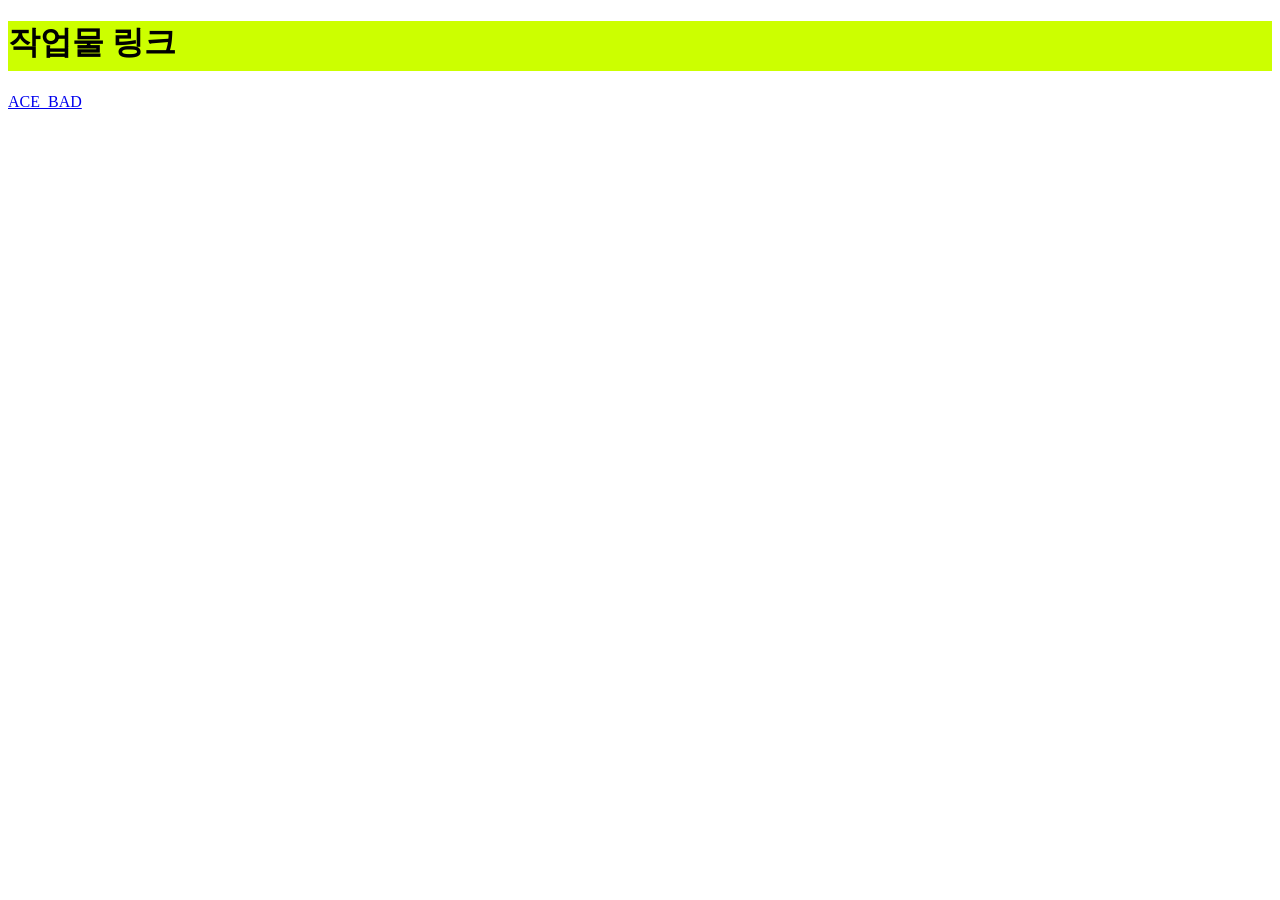
<file: portfolio/index.html>
<!doctype html>
<html lang="ko-KR">
<head>
<meta charset="utf-8"/>
<meta http-equiv="X-UA-Compatible" content="IE=edge"/>
<title>Document</title>
<style>
	
h1{width:auto; height:50px; background-color: #cf0;}



</style>

</head>

<body>
  <h1>작업물 링크</h1>
 
  <a href="./html/ace_bad.html">ACE_BAD</a>

</body>

</html>
</file>
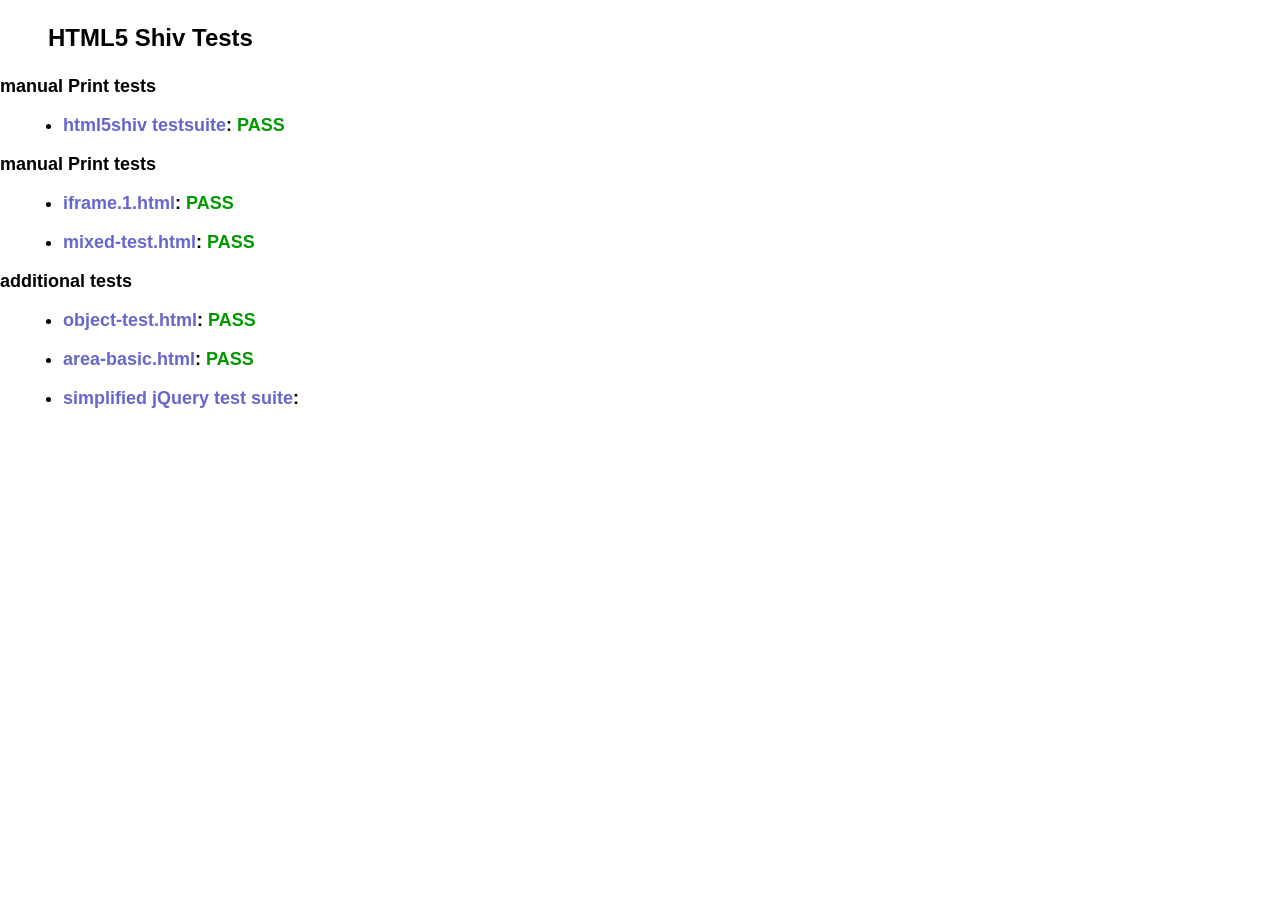
<file: portfolio/ie/html5shiv/test/index.html>
<!doctype html>
<html>
	<head>
		<meta charset="utf-8">
		<title>IE&lt;9 HTML5 Shiv Tests</title>
		<link rel="stylesheet" href="style.css">
		<script src="../src/html5shiv-printshiv.js"></script>
	</head>
	<body>
		<h1>
			HTML5 Shiv Tests
		</h1>
		<h2>manual Print tests</h2>
		<ul>
			<li>
				<a href="html5shiv.html">html5shiv testsuite</a>: <span class="pass">PASS</span>
			</li>
			
		</ul>
		<h2>manual Print tests</h2>
		<ul>
			<li>
				<a href="iframe.1.html">iframe.1.html</a>: <span class="pass">PASS</span>
			</li>
			<li>
				<a href="mixed-test.html">mixed-test.html</a>: <span class="pass">PASS</span>
			</li>
			
		</ul>
		<h2>additional tests</h2>
		<ul>
			
			<li>
				<a href="object-test.html">object-test.html</a>: <span class="pass">PASS</span>
			</li>
			
			<li>
				<a href="highcharts/area-basic.html">area-basic.html</a>: <span class="pass">PASS</span>
			</li>
			<li>
				<a href="jquery-1.7.1/index.html">simplified jQuery test suite</a>:
			</li>
		</ul>
	<body>
</html>
</file>
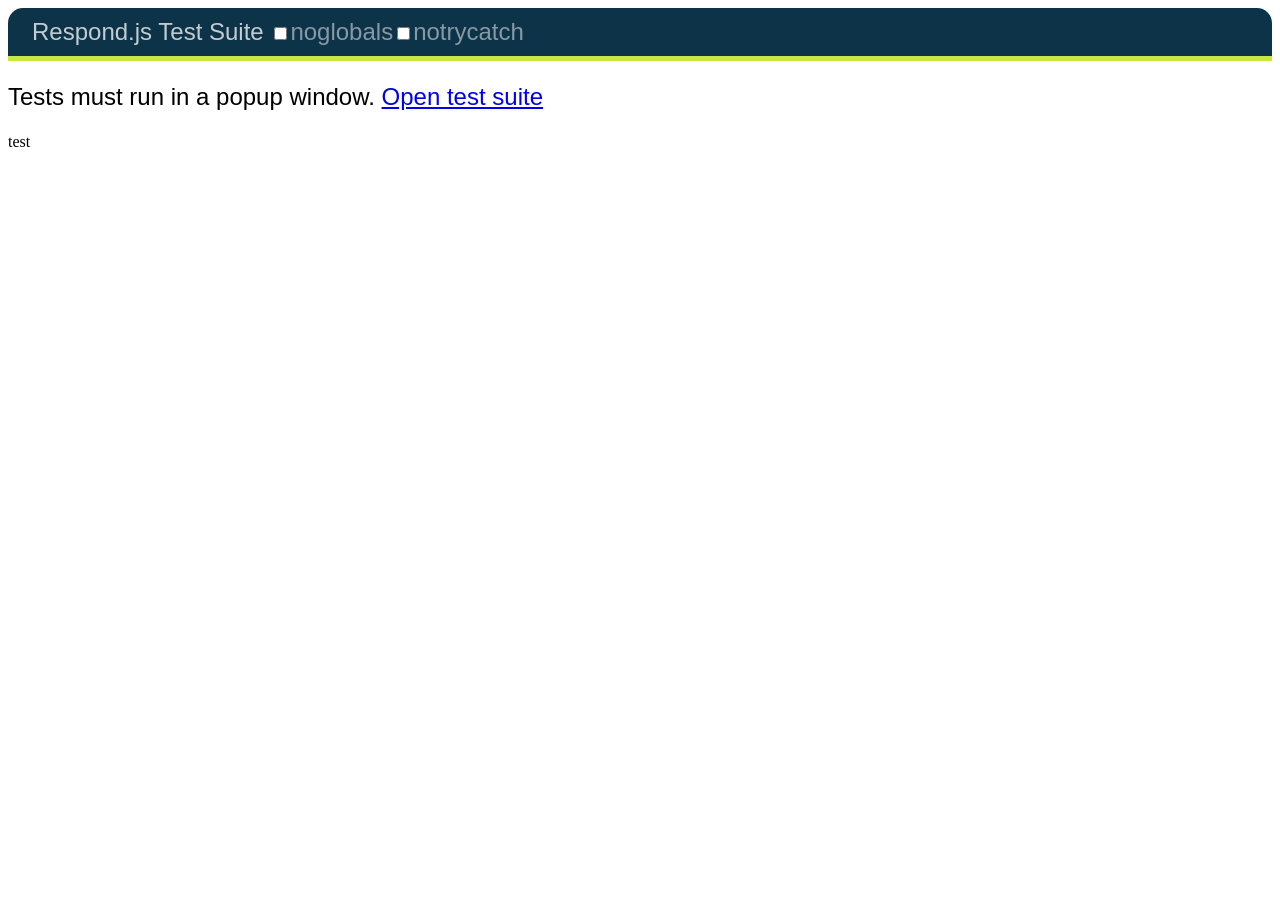
<file: portfolio/ie/respond/test/unit/index.html>
<!DOCTYPE html>
<html>
<head>
	<meta charset="utf-8" />
	<title>Respond.js Test Suite</title>
	<link rel="stylesheet" href="qunit/qunit.css" media="screen">
	<script src="qunit/qunit.js"></script>
	<link href="test.css" rel="stylesheet" />
	<link href="test2.css" media="screen and (min-width: 950px)" rel="stylesheet" />
	<link href="test3.css" media="screen and (min-width: 68.75em)" rel="stylesheet" />
	<script src="../../dest/respond.src.js"></script>
	<script src="tests.js"></script>

</head>
<body>
	<h1 id="qunit-header">Respond.js Test Suite</h1>
	<h2 id="qunit-banner"></h2>
	<div id="qunit-testrunner-toolbar"></div>
	<h2 id="qunit-userAgent"></h2>
	<ol id="qunit-tests"></ol>
	
	<!-- tests must run in new window -->
	<div id="launcher"></div>
	
	<!-- elem for applying css via queries -->
	<div id="testelem" class="foo">test</div>
	
</body>
</html>
</file>
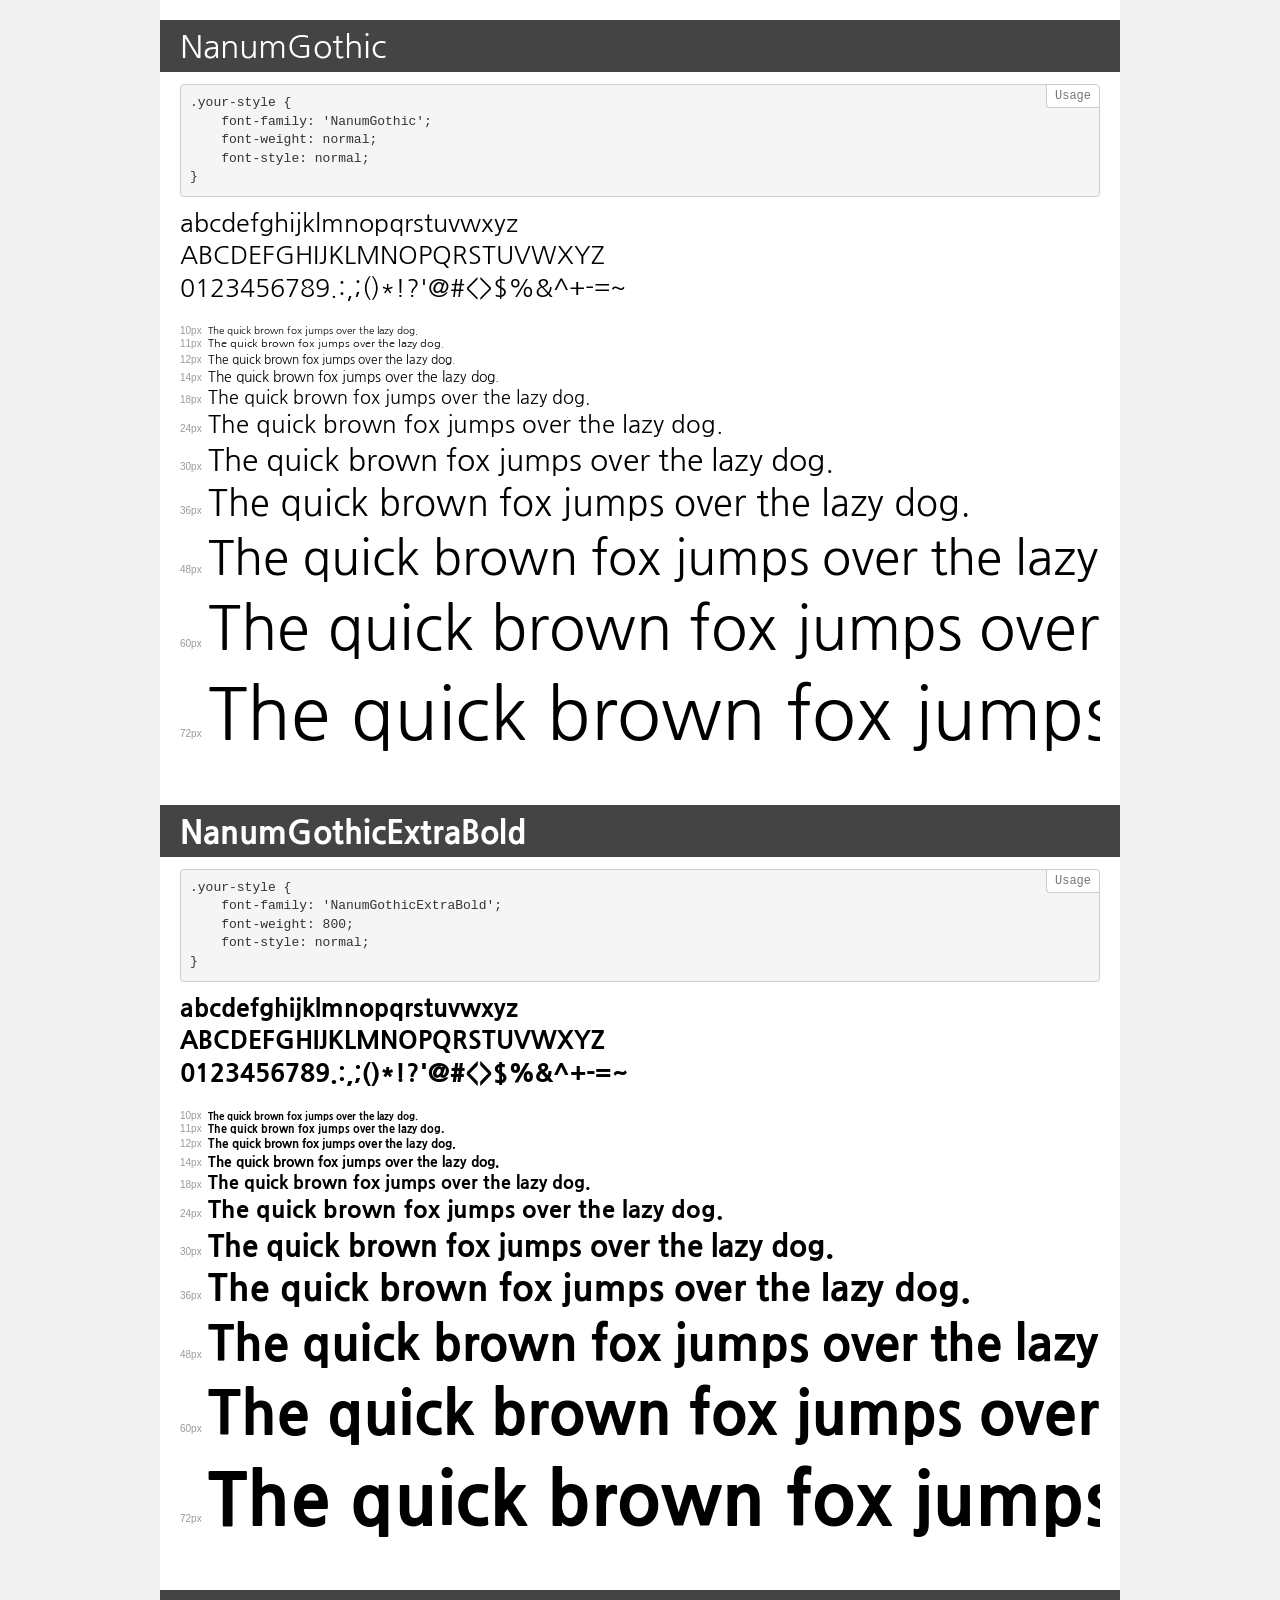
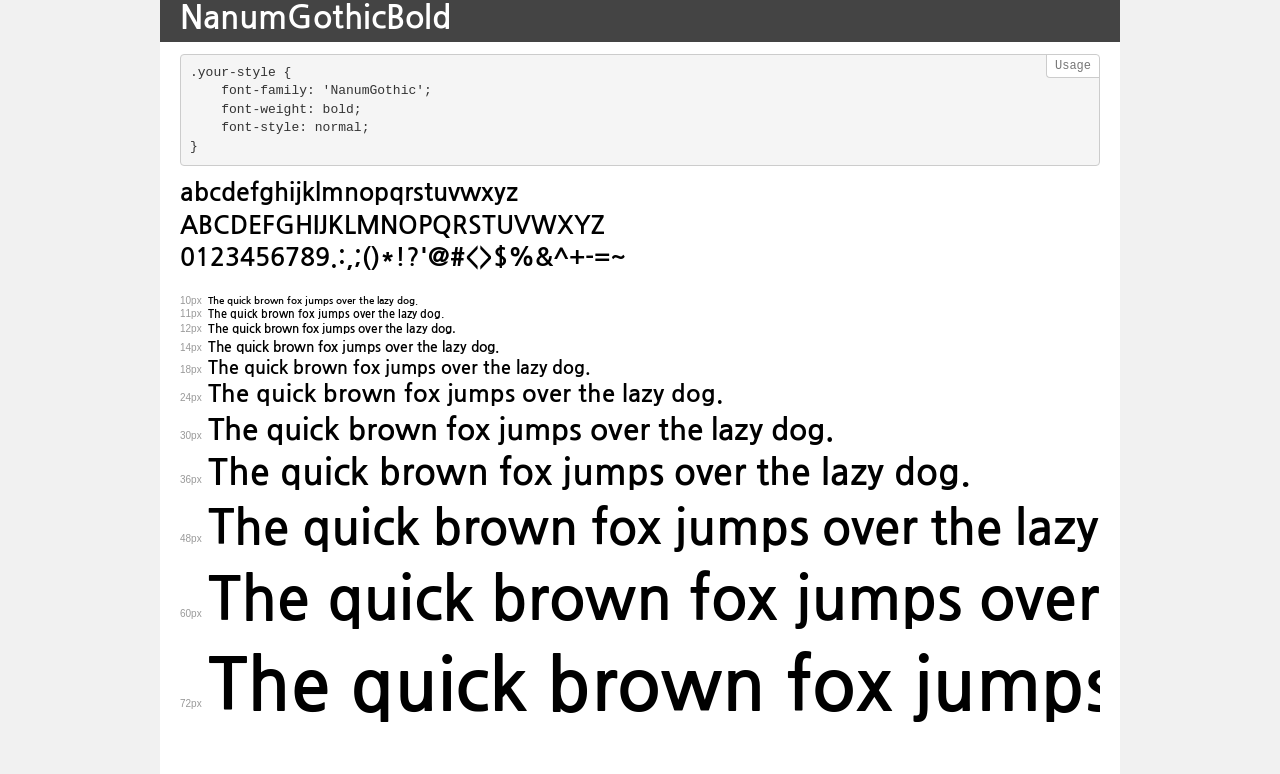
<file: portfolio/fonts/demo.html>
<!DOCTYPE html>
<html>
<head>
    <meta charset="utf-8">
    <meta http-equiv="X-UA-Compatible" content="IE=edge">
    <meta name="viewport" content="width=device-width, initial-scale=1">
    <meta name="robots" content="noindex, noarchive">
    <meta name="format-detection" content="telephone=no">
    <title>Transfonter demo</title>
    <link href="stylesheet.css" rel="stylesheet">
    <style>
        /*
        http://meyerweb.com/eric/tools/css/reset/
        v2.0 | 20110126
        License: none (public domain)
        */
        html, body, div, span, applet, object, iframe,
        h1, h2, h3, h4, h5, h6, p, blockquote, pre,
        a, abbr, acronym, address, big, cite, code,
        del, dfn, em, img, ins, kbd, q, s, samp,
        small, strike, strong, sub, sup, tt, var,
        b, u, i, center,
        dl, dt, dd, ol, ul, li,
        fieldset, form, label, legend,
        table, caption, tbody, tfoot, thead, tr, th, td,
        article, aside, canvas, details, embed,
        figure, figcaption, footer, header, hgroup,
        menu, nav, output, ruby, section, summary,
        time, mark, audio, video {
            margin: 0;
            padding: 0;
            border: 0;
            font-size: 100%;
            font: inherit;
            vertical-align: baseline;
        }
        /* HTML5 display-role reset for older browsers */
        article, aside, details, figcaption, figure,
        footer, header, hgroup, menu, nav, section {
            display: block;
        }
        body {
            line-height: 1;
        }
        ol, ul {
            list-style: none;
        }
        blockquote, q {
            quotes: none;
        }
        blockquote:before, blockquote:after,
        q:before, q:after {
            content: '';
            content: none;
        }
        table {
            border-collapse: collapse;
            border-spacing: 0;
        }
        /* common styles */
        body {
            background: #f1f1f1;
            color: #000;
        }
        .page {
            background: #fff;
            width: 920px;
            margin: 0 auto;
            padding: 20px 20px 0 20px;
            overflow: hidden;
        }
        .font-container {
            overflow-x: auto;
            overflow-y: hidden;
            margin-bottom: 40px;
            line-height: 1.3;
            white-space: nowrap;
            padding-bottom: 5px;
        }
        h1 {
            position: relative;
            background: #444;
            font-size: 32px;
            color: #fff;
            padding: 10px 20px;
            margin: 0 -20px 12px -20px;
        }
        .letters {
            font-size: 25px;
            margin-bottom: 20px;
        }
        .s10:before {
            content: '10px';
        }
        .s11:before {
            content: '11px';
        }
        .s12:before {
            content: '12px';
        }
        .s14:before {
            content: '14px';
        }
        .s18:before {
            content: '18px';
        }
        .s24:before {
            content: '24px';
        }
        .s30:before {
            content: '30px';
        }
        .s36:before {
            content: '36px';
        }
        .s48:before {
            content: '48px';
        }
        .s60:before {
            content: '60px';
        }
        .s72:before {
            content: '72px';
        }
        .s10:before, .s11:before, .s12:before, .s14:before,
        .s18:before, .s24:before, .s30:before, .s36:before,
        .s48:before, .s60:before, .s72:before {
            font-family: Arial, sans-serif;
            font-size: 10px;
            font-weight: normal;
            font-style: normal;
            color: #999;
            padding-right: 6px;
        }
        pre {
            display: block;
            position: relative;
            padding: 9px;
            margin: 0 0 10px;
            font-family: Monaco, Menlo, Consolas, "Courier New", monospace !important;
            font-size: 13px;
            line-height: 1.428571429;
            color: #333;
            font-weight: normal !important;
            font-style: normal !important;
            background-color: #f5f5f5;
            border: 1px solid #ccc;
            overflow-x: auto;
            border-radius: 4px;
        }
        pre:after {
            display: block;
            position: absolute;
            right: 0;
            top: 0;
            content: 'Usage';
            line-height: 1;
            padding: 5px 8px;
            font-size: 12px;
            color: #767676;
            background-color: #fff;
            border: 1px solid #ccc;
            border-right: none;
            border-top: none;
            border-radius: 0 4px 0 4px;
            z-index: 10;
        }
        /* responsive */
        @media (max-width: 959px) {
            .page {
                width: auto;
                margin: 0;
            }
        }
    </style>
</head>
<body>
<div class="page">
    <div class="demo" style="font-family: 'NanumGothic'; font-weight: normal; font-style: normal;">
        <h1>NanumGothic</h1>
        <pre>.your-style {
    font-family: 'NanumGothic';
    font-weight: normal;
    font-style: normal;
}</pre>
        <div class="font-container">
            <p class="letters">
                abcdefghijklmnopqrstuvwxyz<br>
ABCDEFGHIJKLMNOPQRSTUVWXYZ<br>
                0123456789.:,;()*!?'@#<>$%&^+-=~
            </p>
            <p class="s10" style="font-size: 10px;">The quick brown fox jumps over the lazy dog.</p>
            <p class="s11" style="font-size: 11px;">The quick brown fox jumps over the lazy dog.</p>
            <p class="s12" style="font-size: 12px;">The quick brown fox jumps over the lazy dog.</p>
            <p class="s14" style="font-size: 14px;">The quick brown fox jumps over the lazy dog.</p>
            <p class="s18" style="font-size: 18px;">The quick brown fox jumps over the lazy dog.</p>
            <p class="s24" style="font-size: 24px;">The quick brown fox jumps over the lazy dog.</p>
            <p class="s30" style="font-size: 30px;">The quick brown fox jumps over the lazy dog.</p>
            <p class="s36" style="font-size: 36px;">The quick brown fox jumps over the lazy dog.</p>
            <p class="s48" style="font-size: 48px;">The quick brown fox jumps over the lazy dog.</p>
            <p class="s60" style="font-size: 60px;">The quick brown fox jumps over the lazy dog.</p>
            <p class="s72" style="font-size: 72px;">The quick brown fox jumps over the lazy dog.</p>
        </div>
    </div>
    <div class="demo" style="font-family: 'NanumGothicExtraBold'; font-weight: 800; font-style: normal;">
        <h1>NanumGothicExtraBold</h1>
        <pre>.your-style {
    font-family: 'NanumGothicExtraBold';
    font-weight: 800;
    font-style: normal;
}</pre>
        <div class="font-container">
            <p class="letters">
                abcdefghijklmnopqrstuvwxyz<br>
ABCDEFGHIJKLMNOPQRSTUVWXYZ<br>
                0123456789.:,;()*!?'@#<>$%&^+-=~
            </p>
            <p class="s10" style="font-size: 10px;">The quick brown fox jumps over the lazy dog.</p>
            <p class="s11" style="font-size: 11px;">The quick brown fox jumps over the lazy dog.</p>
            <p class="s12" style="font-size: 12px;">The quick brown fox jumps over the lazy dog.</p>
            <p class="s14" style="font-size: 14px;">The quick brown fox jumps over the lazy dog.</p>
            <p class="s18" style="font-size: 18px;">The quick brown fox jumps over the lazy dog.</p>
            <p class="s24" style="font-size: 24px;">The quick brown fox jumps over the lazy dog.</p>
            <p class="s30" style="font-size: 30px;">The quick brown fox jumps over the lazy dog.</p>
            <p class="s36" style="font-size: 36px;">The quick brown fox jumps over the lazy dog.</p>
            <p class="s48" style="font-size: 48px;">The quick brown fox jumps over the lazy dog.</p>
            <p class="s60" style="font-size: 60px;">The quick brown fox jumps over the lazy dog.</p>
            <p class="s72" style="font-size: 72px;">The quick brown fox jumps over the lazy dog.</p>
        </div>
    </div>
    <div class="demo" style="font-family: 'NanumGothic'; font-weight: bold; font-style: normal;">
        <h1>NanumGothicBold</h1>
        <pre>.your-style {
    font-family: 'NanumGothic';
    font-weight: bold;
    font-style: normal;
}</pre>
        <div class="font-container">
            <p class="letters">
                abcdefghijklmnopqrstuvwxyz<br>
ABCDEFGHIJKLMNOPQRSTUVWXYZ<br>
                0123456789.:,;()*!?'@#<>$%&^+-=~
            </p>
            <p class="s10" style="font-size: 10px;">The quick brown fox jumps over the lazy dog.</p>
            <p class="s11" style="font-size: 11px;">The quick brown fox jumps over the lazy dog.</p>
            <p class="s12" style="font-size: 12px;">The quick brown fox jumps over the lazy dog.</p>
            <p class="s14" style="font-size: 14px;">The quick brown fox jumps over the lazy dog.</p>
            <p class="s18" style="font-size: 18px;">The quick brown fox jumps over the lazy dog.</p>
            <p class="s24" style="font-size: 24px;">The quick brown fox jumps over the lazy dog.</p>
            <p class="s30" style="font-size: 30px;">The quick brown fox jumps over the lazy dog.</p>
            <p class="s36" style="font-size: 36px;">The quick brown fox jumps over the lazy dog.</p>
            <p class="s48" style="font-size: 48px;">The quick brown fox jumps over the lazy dog.</p>
            <p class="s60" style="font-size: 60px;">The quick brown fox jumps over the lazy dog.</p>
            <p class="s72" style="font-size: 72px;">The quick brown fox jumps over the lazy dog.</p>
        </div>
    </div>
</div>
</body>
</html>
</file>
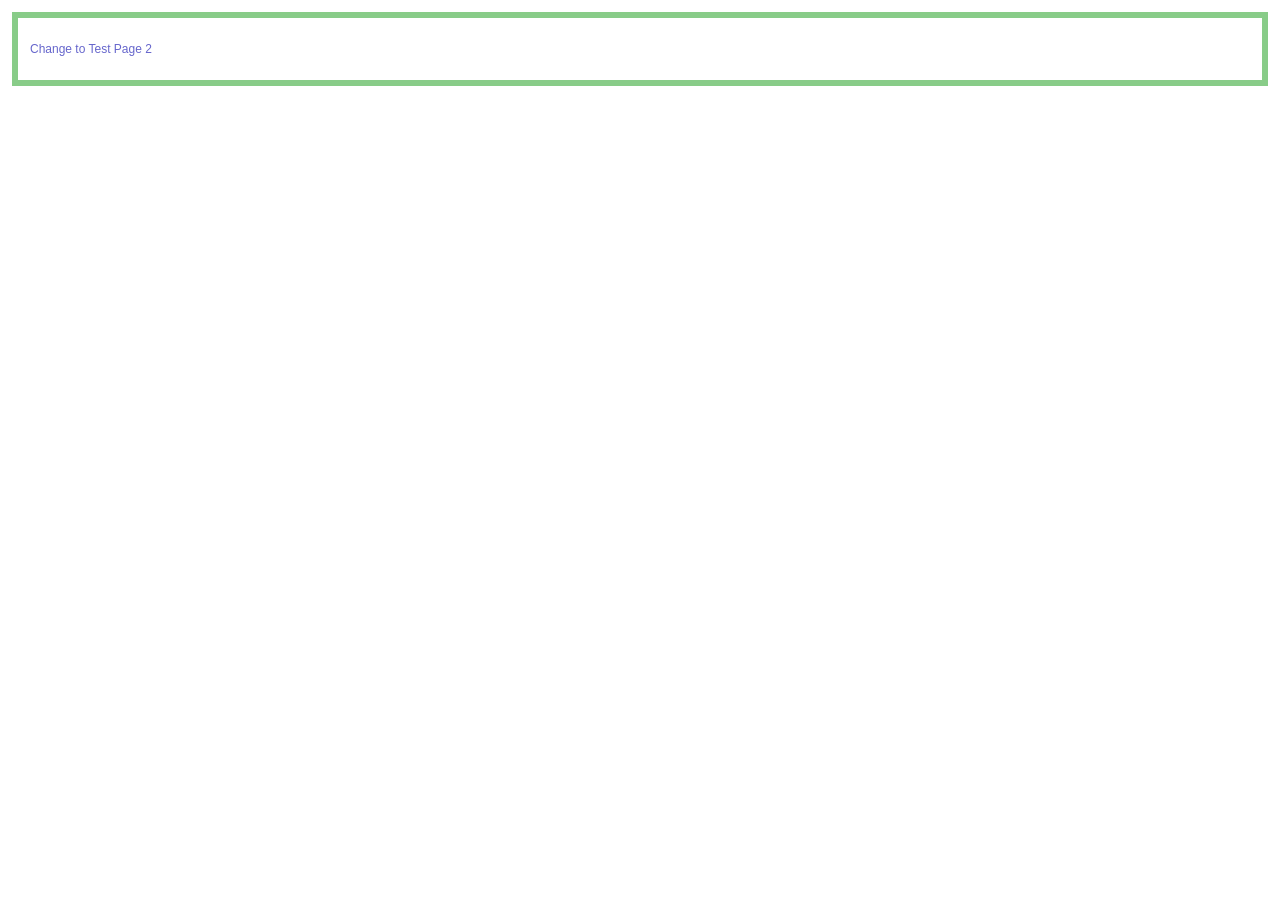
<file: portfolio/ie/html5shiv/test/iframe.1-1.html>
<!doctype html>
<html>
	<head>
		<meta charset="utf-8">
		<title>Test 1</title>
		<link rel="stylesheet" href="style.css">
		<script src="../src/html5shiv-printshiv.js"></script>
	</head>
	<body>
		<section>
			<p><a href="iframe.1-2.html">Change to Test Page 2</a></p>
		</section>
	</body>
</html>
</file>
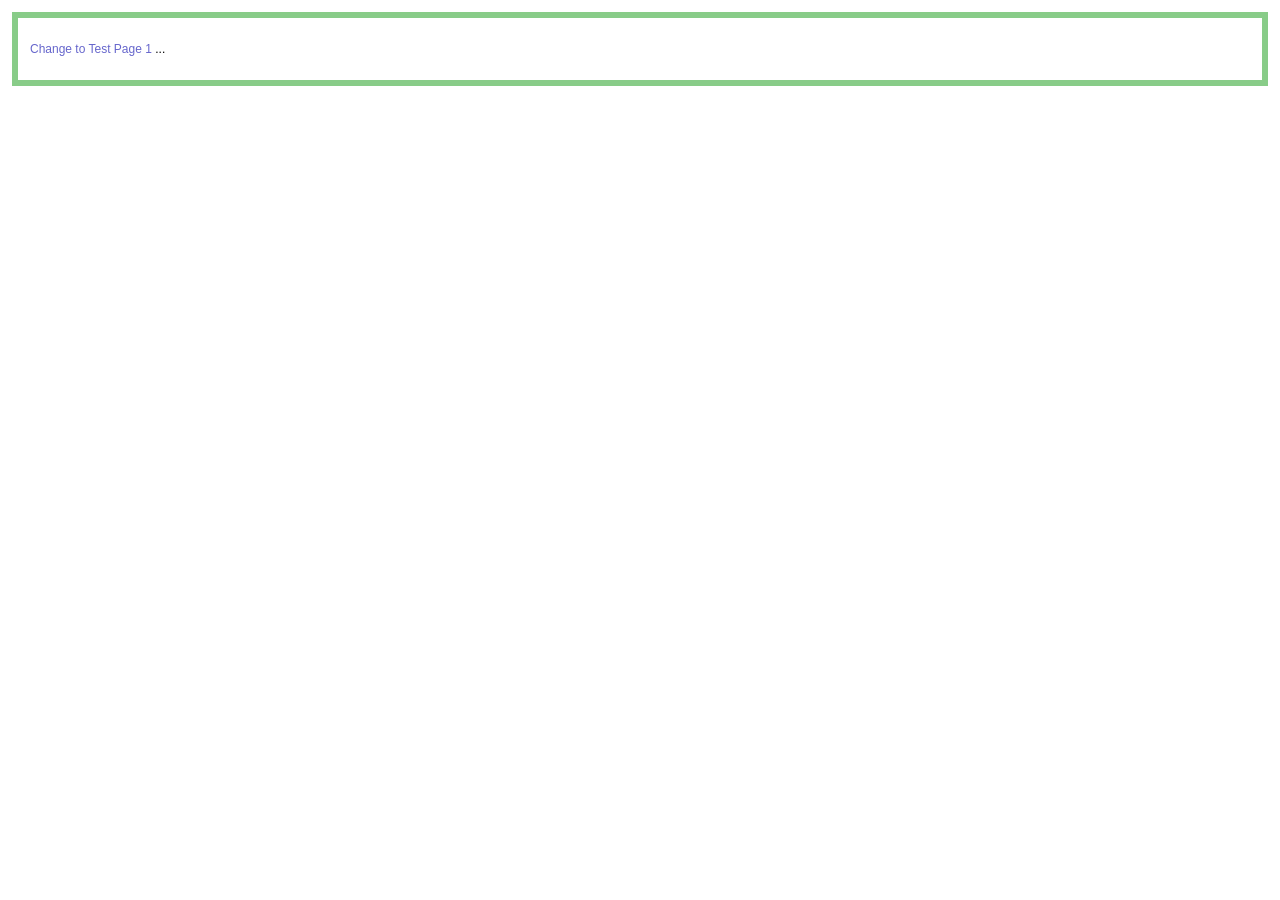
<file: portfolio/ie/html5shiv/test/iframe.1-2.html>
<!doctype html>
<html>
	<head>
		<meta charset="utf-8">
		<title>Test 2</title>
		<link rel="stylesheet" href="style.css">
		<script src="../src/html5shiv-printshiv.js"></script>
	<body>
		<section>
			<p><a href="iframe.1-1.html">Change to Test Page 1</a> <span contenteditable>...</span></p>
		</section>
	</body>
</html>
</file>
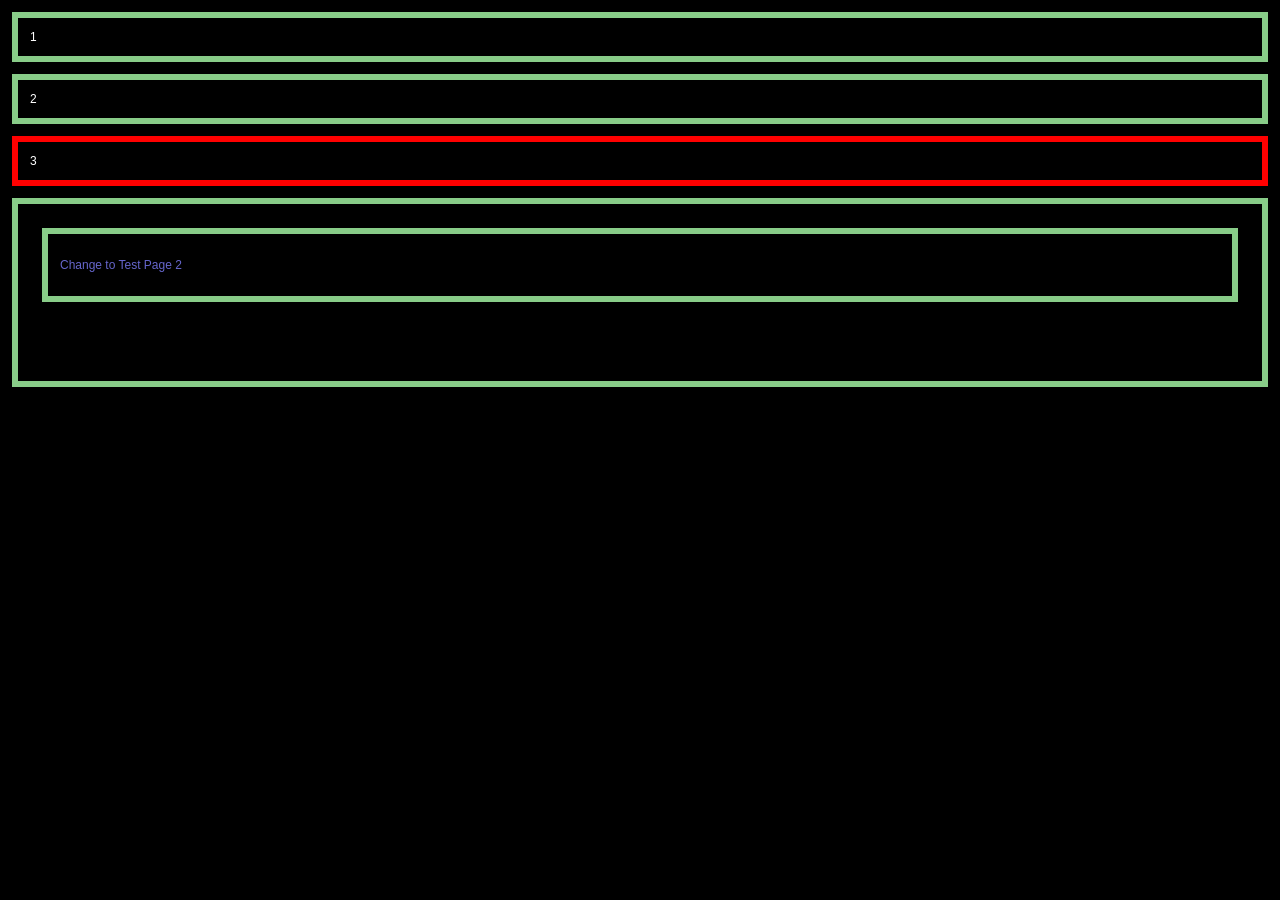
<file: portfolio/ie/html5shiv/test/iframe.1.html>
<!doctype html>
<html>
	<head>
		<meta charset="utf-8">
		<title>HTML5Shiv</title>
		<link rel="stylesheet" href="style.css">
		<style>
			body {
				color: #fff;
				background: url(data/body-crash.jpg);
			}
		</style>
		<script src="../src/html5shiv-printshiv.js"></script>
		<script src="//use.typekit.com/fbz1vwc.js"></script>
		<script>
			Typekit.load();
		</script>
	</head>
	<body>
		<section>1</section>
		<section>2</section>
		<section style="border-color: red;">3</section>
		<section>
			<iframe src="iframe.1-1.html" style="width:100%;height:100%;" frameborder="0"></iframe>
		</section>
	</body>
</html>
</file>
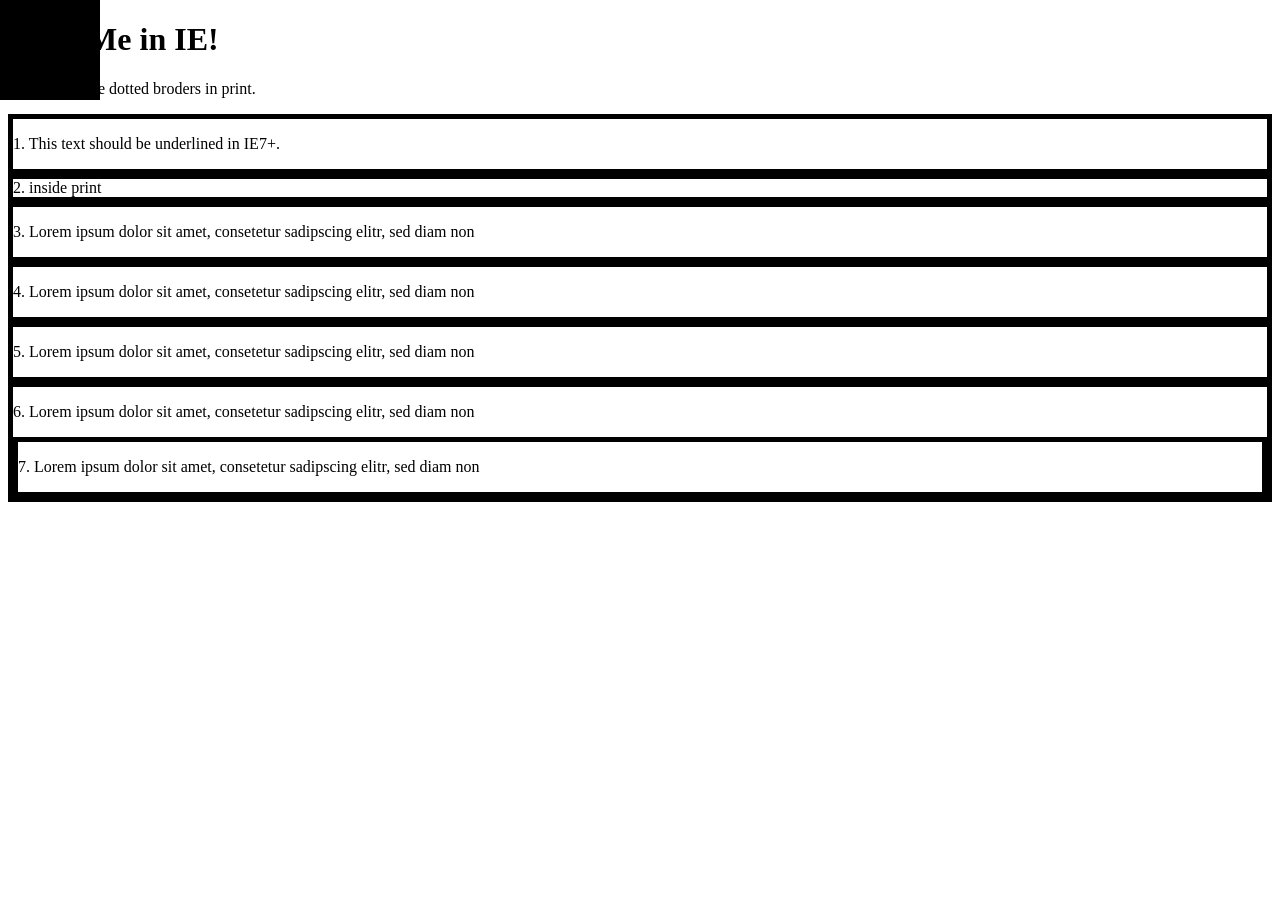
<file: portfolio/ie/html5shiv/test/mixed-test.html>
<!doctype html>
<html>
	<head>
		<meta charset="utf-8">
		<title>IEPP Test Suite</title>
		<link rel="stylesheet" href="data/inline-mixed-media.css">
		<link rel="stylesheet" href="data/inline-print-media.css">
		<link rel="stylesheet" href="data/print.css" media="print">
		<link rel="stylesheet" href="data/screen.css" media="screen, projection">
		<link rel="stylesheet" href="data/print-styles.css" media="print">
		<style>
			body {
				background: url(data/body-crash.jpg) no-repeat;
			}
		</style>
		<style>
			form {
				margin: 0;
			}
			article#inline-print {
				border: 5px solid #000;
			}
			section div article {
				border: 5px solid #000;
			}
			section[data-article="article"] {
				border: 5px solid #000;
			}
		</style>
		<style media="print">
			article#inline-print {
				border: 5px dotted #000;
			}
			section div article {
				border: 5px dotted #000;
			}
			section[data-article="article"] {
				border: 5px dotted #000;
			}
			p+article {
				text-decoration: underline;
			}
		</style>
		<script src="../src/html5shiv-printshiv.js"></script>
		
		<script src="//use.typekit.com/fbz1vwc.js"></script>
		<script>
			Typekit.load();
		</script>
	</head>
	<body id="print-body-id" class="print-body-class">
		<h1>
			Print Me in IE!
		</h1>
		<p>You should see dotted broders in print.</p>
		<article class="inline-mixed-media">
			<p>
				1. This text should be underlined in IE7+.
			</p>
		</article>
		<article class="inline-print-media">
			<form action="/test/ test">
				<div class="inside-of-form">2. inside print</div>
			</form>
		</article>
		<article class="print">
			<p>
				3. Lorem ipsum dolor sit amet, consetetur sadipscing elitr,  sed diam non
			</p>
		</article>
		<div class="print-styles">
			<article>
				<p>
					4. Lorem ipsum dolor sit amet, consetetur sadipscing elitr,  sed diam non
				</p>
			</article>
		</div>
		<article class="print-styles-print">
			<p>
				5. Lorem ipsum dolor sit amet, consetetur sadipscing elitr,  sed diam non
			</p>
		</article>
		<section>
			<div data-article="article">
				<article>
					<p>
						6. Lorem ipsum dolor sit amet, consetetur sadipscing elitr,  sed diam non
					</p>

					<section data-article="article">
						<p>
							7. Lorem ipsum dolor sit amet, consetetur sadipscing elitr,  sed diam non
						</p>
					</section>
				</article>
			</div>
		</section>
	</body>
</html>
</file>
<file: portfolio/ie/html5shiv/test/style.css>
@import url(style.all.css);
@import url(style.print.css);
</file>
<file: portfolio/ie/respond/test/unit/test.css>
.launcher #qunit-testrunner-toolbar,
.launcher #qunit-userAgent,
.launcher #qunit-tests,
.launcher #qunit-testresult {
	display: none;
}
.launcher #launcher {

	font: 1.5em/1 bold Helvetica, sans-serif;
}

#testelem {
	width: 50px;
	overflow: hidden;
	display: block;
}

/* a style like this should never apply in IE. If it does, tests will fail */
@media screen and (view-mode: minimized) {
	#testelem {
		width: 10px !important;
	}
}

/*styles for 480px and up - media type purposely left out here to test that in the process */
@media (min-width: 480px) {
	#testelem {
		width: 150px;
	}
	#testelem[class=foo] {
		height: 200px;
	}
}

/*styles for 500px and under*/
@media screen and (max-width: 460px) {
	#testelem {
		height: 150px;
	}
}

/* testing em unit support - 33em should be 528px and 35em should be 560px in IE with default font settings */
@media screen and (min-width: 33em) and (max-width: 38em) {
	#testelem {
		width: 75px;
	}
}



/*styles for 620px and up */
@media only screen and (min-width: 620px) {
	#testelem {
		width: 250px;
	}
}


/*styles for 760px and up */
@media only print, only screen and (min-width: 760px) {
	#testelem {
		width: 350px;
	}
}


/*styles for print that shouldn't apply */
@media only print and (min-width: 800px) {
	#testelem {
		width: 500px;
	}
}
</file>
<file: portfolio/ie/respond/test/unit/test2.css>
/* this stylesheet was referenced via a link that had a media attr defined
it should only apply on window > 950px */
#testelem {
	width: 16px;
}
</file>
<file: portfolio/ie/respond/test/unit/test3.css>
/* this stylesheet was referenced via a link that had a media attr defined
it should only apply on screen > 87.5em (1400px) */
#testelem {
	width: 25px;
}
</file>
<file: portfolio/fonts/stylesheet.css>
@font-face {
    font-family: 'NanumGothic';
    src: url('hinted-NanumGothic.eot');
    src: url('hinted-NanumGothic.eot?#iefix') format('embedded-opentype'),
        url('hinted-NanumGothic.woff2') format('woff2'),
        url('hinted-NanumGothic.woff') format('woff'),
        url('hinted-NanumGothic.ttf') format('truetype'),
        url('hinted-NanumGothic.svg#NanumGothic') format('svg');
    font-weight: normal;
    font-style: normal;
}

@font-face {
    font-family: 'NanumGothicExtraBold';
    src: url('hinted-NanumGothicExtraBold.eot');
    src: url('hinted-NanumGothicExtraBold.eot?#iefix') format('embedded-opentype'),
        url('hinted-NanumGothicExtraBold.woff2') format('woff2'),
        url('hinted-NanumGothicExtraBold.woff') format('woff'),
        url('hinted-NanumGothicExtraBold.ttf') format('truetype'),
        url('hinted-NanumGothicExtraBold.svg#NanumGothicExtraBold') format('svg');
    font-weight: 800;
    font-style: normal;
}

@font-face {
    font-family: 'NanumGothic';
    src: url('hinted-NanumGothicBold.eot');
    src: url('hinted-NanumGothicBold.eot?#iefix') format('embedded-opentype'),
        url('hinted-NanumGothicBold.woff2') format('woff2'),
        url('hinted-NanumGothicBold.woff') format('woff'),
        url('hinted-NanumGothicBold.ttf') format('truetype'),
        url('hinted-NanumGothicBold.svg#NanumGothicBold') format('svg');
    font-weight: bold;
    font-style: normal;
}
</file>
<file: portfolio/ie/html5shiv/test/data/inline-mixed-media.css>
@media screen, handheld {
	article.inline-mixed-media {
		border: 5px solid #000;
	}
}

@media print  {
	article.inline-mixed-media {
		border: 5px dotted #000;
	}
}
</file>
<file: portfolio/ie/html5shiv/test/data/inline-print-media.css>
.inline-print-media form {
	border: 5px solid #000;
}
@media print  {
	.inline-print-media form {
		border: 5px dotted #000;
	}
}
</file>
<file: portfolio/ie/html5shiv/test/data/print.css>
article.print {
	border: 5px dotted #000;
}
</file>
<file: portfolio/ie/html5shiv/test/data/screen.css>
article.print {
	border: 5px solid #000;
}
.print-styles article {
	border: 5px solid #000;
}
article.print-styles-print {
	border: 5px solid #000;
}
</file>
<file: portfolio/ie/html5shiv/test/data/print-styles.css>
.print-styles article {
	border: 5px dotted #000;
}
@media print {
	article.print-styles-print {
		border: 5px dotted #000;
	}
}
</file>
<file: portfolio/ie/respond/test/unit/qunit/qunit.css>
/**
 * QUnit v1.3.0pre - A JavaScript Unit Testing Framework
 *
 * http://docs.jquery.com/QUnit
 *
 * Copyright (c) 2011 John Resig, Jörn Zaefferer
 * Dual licensed under the MIT (MIT-LICENSE.txt)
 * or GPL (GPL-LICENSE.txt) licenses.
 */

/** Font Family and Sizes */

#qunit-tests, #qunit-header, #qunit-banner, #qunit-testrunner-toolbar, #qunit-userAgent, #qunit-testresult {
	font-family: "Helvetica Neue Light", "HelveticaNeue-Light", "Helvetica Neue", Calibri, Helvetica, Arial, sans-serif;
}

#qunit-testrunner-toolbar, #qunit-userAgent, #qunit-testresult, #qunit-tests li { font-size: small; }
#qunit-tests { font-size: smaller; }


/** Resets */

#qunit-tests, #qunit-tests ol, #qunit-header, #qunit-banner, #qunit-userAgent, #qunit-testresult {
	margin: 0;
	padding: 0;
}


/** Header */

#qunit-header {
	padding: 0.5em 0 0.5em 1em;

	color: #8699a4;
	background-color: #0d3349;

	font-size: 1.5em;
	line-height: 1em;
	font-weight: normal;

	border-radius: 15px 15px 0 0;
	-moz-border-radius: 15px 15px 0 0;
	-webkit-border-top-right-radius: 15px;
	-webkit-border-top-left-radius: 15px;
}

#qunit-header a {
	text-decoration: none;
	color: #c2ccd1;
}

#qunit-header a:hover,
#qunit-header a:focus {
	color: #fff;
}

#qunit-banner {
	height: 5px;
}

#qunit-testrunner-toolbar {
	padding: 0.5em 0 0.5em 2em;
	color: #5E740B;
	background-color: #eee;
}

#qunit-userAgent {
	padding: 0.5em 0 0.5em 2.5em;
	background-color: #2b81af;
	color: #fff;
	text-shadow: rgba(0, 0, 0, 0.5) 2px 2px 1px;
}


/** Tests: Pass/Fail */

#qunit-tests {
	list-style-position: inside;
}

#qunit-tests li {
	padding: 0.4em 0.5em 0.4em 2.5em;
	border-bottom: 1px solid #fff;
	list-style-position: inside;
}

#qunit-tests.hidepass li.pass, #qunit-tests.hidepass li.running  {
	display: none;
}

#qunit-tests li strong {
	cursor: pointer;
}

#qunit-tests li a {
	padding: 0.5em;
	color: #c2ccd1;
	text-decoration: none;
}
#qunit-tests li a:hover,
#qunit-tests li a:focus {
	color: #000;
}

#qunit-tests ol {
	margin-top: 0.5em;
	padding: 0.5em;

	background-color: #fff;

	border-radius: 15px;
	-moz-border-radius: 15px;
	-webkit-border-radius: 15px;

	box-shadow: inset 0px 2px 13px #999;
	-moz-box-shadow: inset 0px 2px 13px #999;
	-webkit-box-shadow: inset 0px 2px 13px #999;
}

#qunit-tests table {
	border-collapse: collapse;
	margin-top: .2em;
}

#qunit-tests th {
	text-align: right;
	vertical-align: top;
	padding: 0 .5em 0 0;
}

#qunit-tests td {
	vertical-align: top;
}

#qunit-tests pre {
	margin: 0;
	white-space: pre-wrap;
	word-wrap: break-word;
}

#qunit-tests del {
	background-color: #e0f2be;
	color: #374e0c;
	text-decoration: none;
}

#qunit-tests ins {
	background-color: #ffcaca;
	color: #500;
	text-decoration: none;
}

/*** Test Counts */

#qunit-tests b.counts                       { color: black; }
#qunit-tests b.passed                       { color: #5E740B; }
#qunit-tests b.failed                       { color: #710909; }

#qunit-tests li li {
	margin: 0.5em;
	padding: 0.4em 0.5em 0.4em 0.5em;
	background-color: #fff;
	border-bottom: none;
	list-style-position: inside;
}

/*** Passing Styles */

#qunit-tests li li.pass {
	color: #5E740B;
	background-color: #fff;
	border-left: 26px solid #C6E746;
}

#qunit-tests .pass                          { color: #528CE0; background-color: #D2E0E6; }
#qunit-tests .pass .test-name               { color: #366097; }

#qunit-tests .pass .test-actual,
#qunit-tests .pass .test-expected           { color: #999999; }

#qunit-banner.qunit-pass                    { background-color: #C6E746; }

/*** Failing Styles */

#qunit-tests li li.fail {
	color: #710909;
	background-color: #fff;
	border-left: 26px solid #EE5757;
	white-space: pre;
}

#qunit-tests > li:last-child {
	border-radius: 0 0 15px 15px;
	-moz-border-radius: 0 0 15px 15px;
	-webkit-border-bottom-right-radius: 15px;
	-webkit-border-bottom-left-radius: 15px;
}

#qunit-tests .fail                          { color: #000000; background-color: #EE5757; }
#qunit-tests .fail .test-name,
#qunit-tests .fail .module-name             { color: #000000; }

#qunit-tests .fail .test-actual             { color: #EE5757; }
#qunit-tests .fail .test-expected           { color: green;   }

#qunit-banner.qunit-fail                    { background-color: #EE5757; }


/** Result */

#qunit-testresult {
	padding: 0.5em 0.5em 0.5em 2.5em;

	color: #2b81af;
	background-color: #D2E0E6;

	border-bottom: 1px solid white;
}

/** Fixture */

#qunit-fixture {
	position: absolute;
	top: -10000px;
	left: -10000px;
}
</file>
